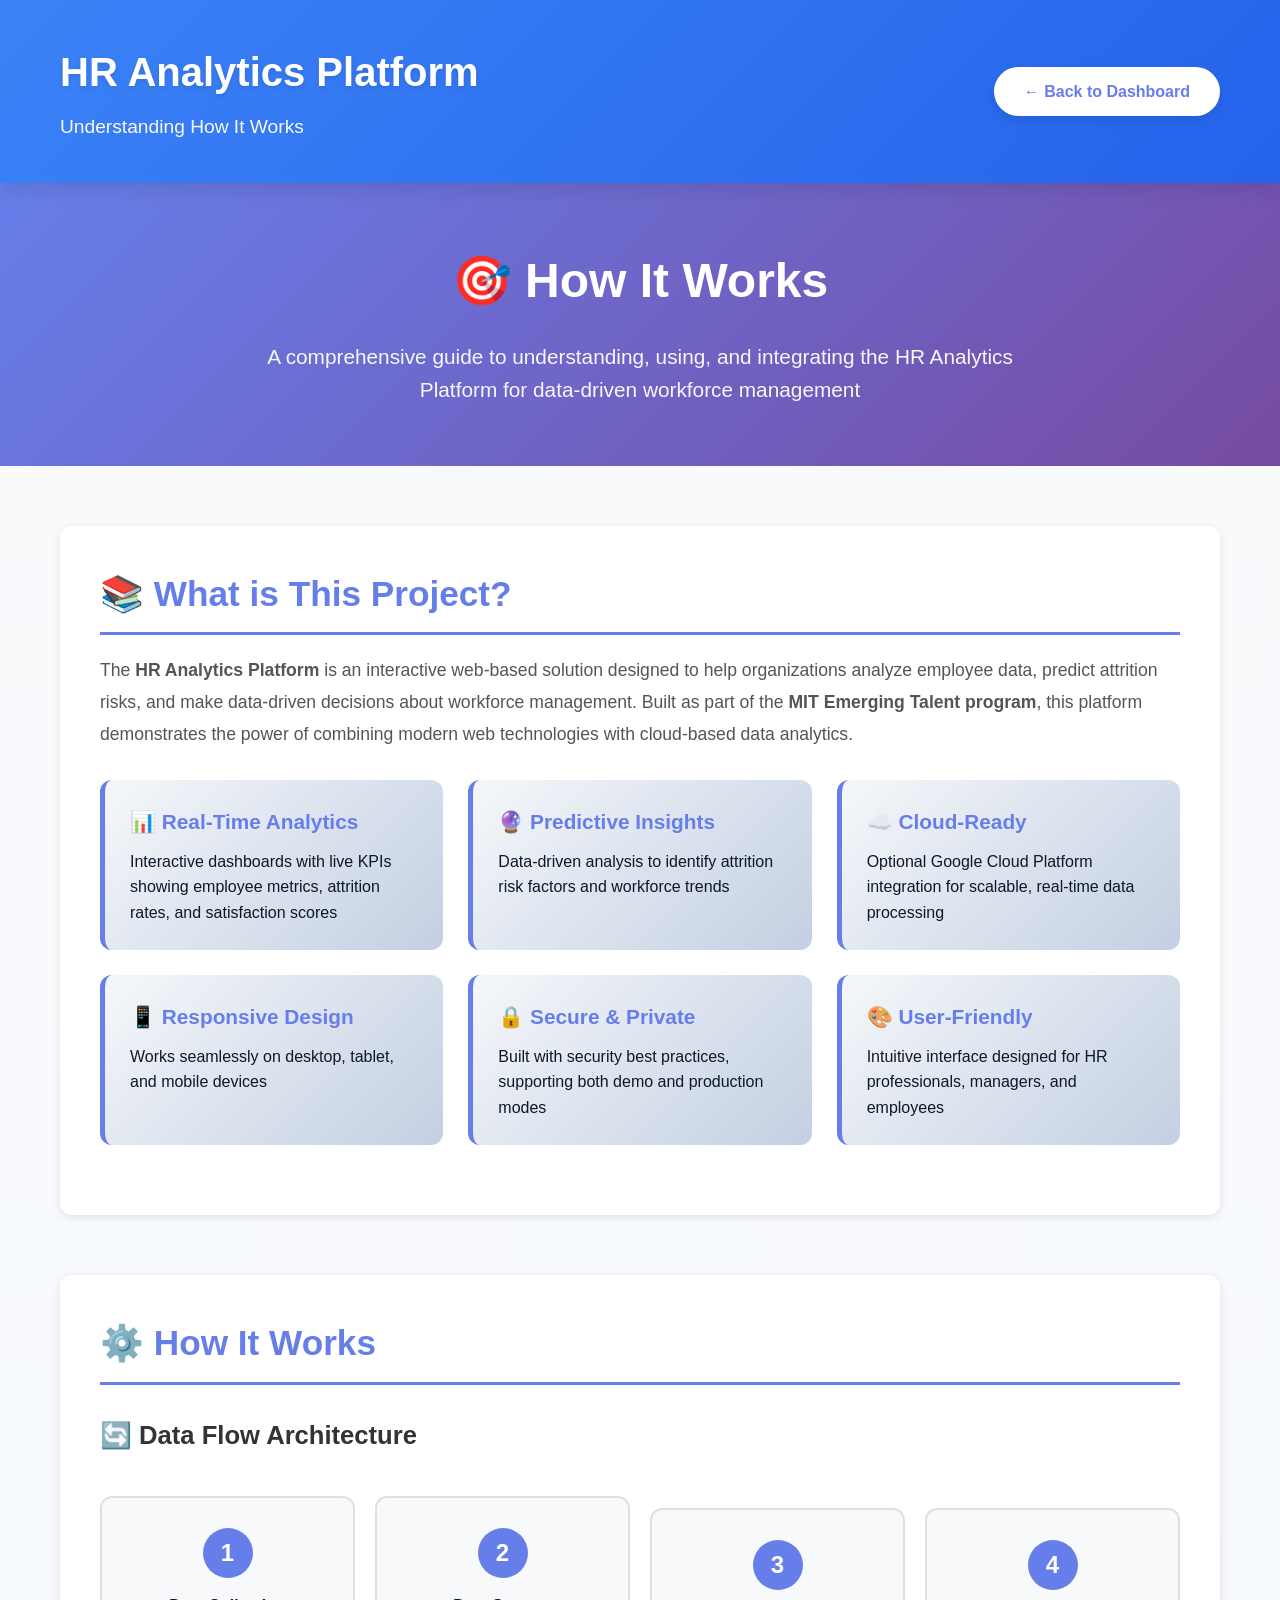
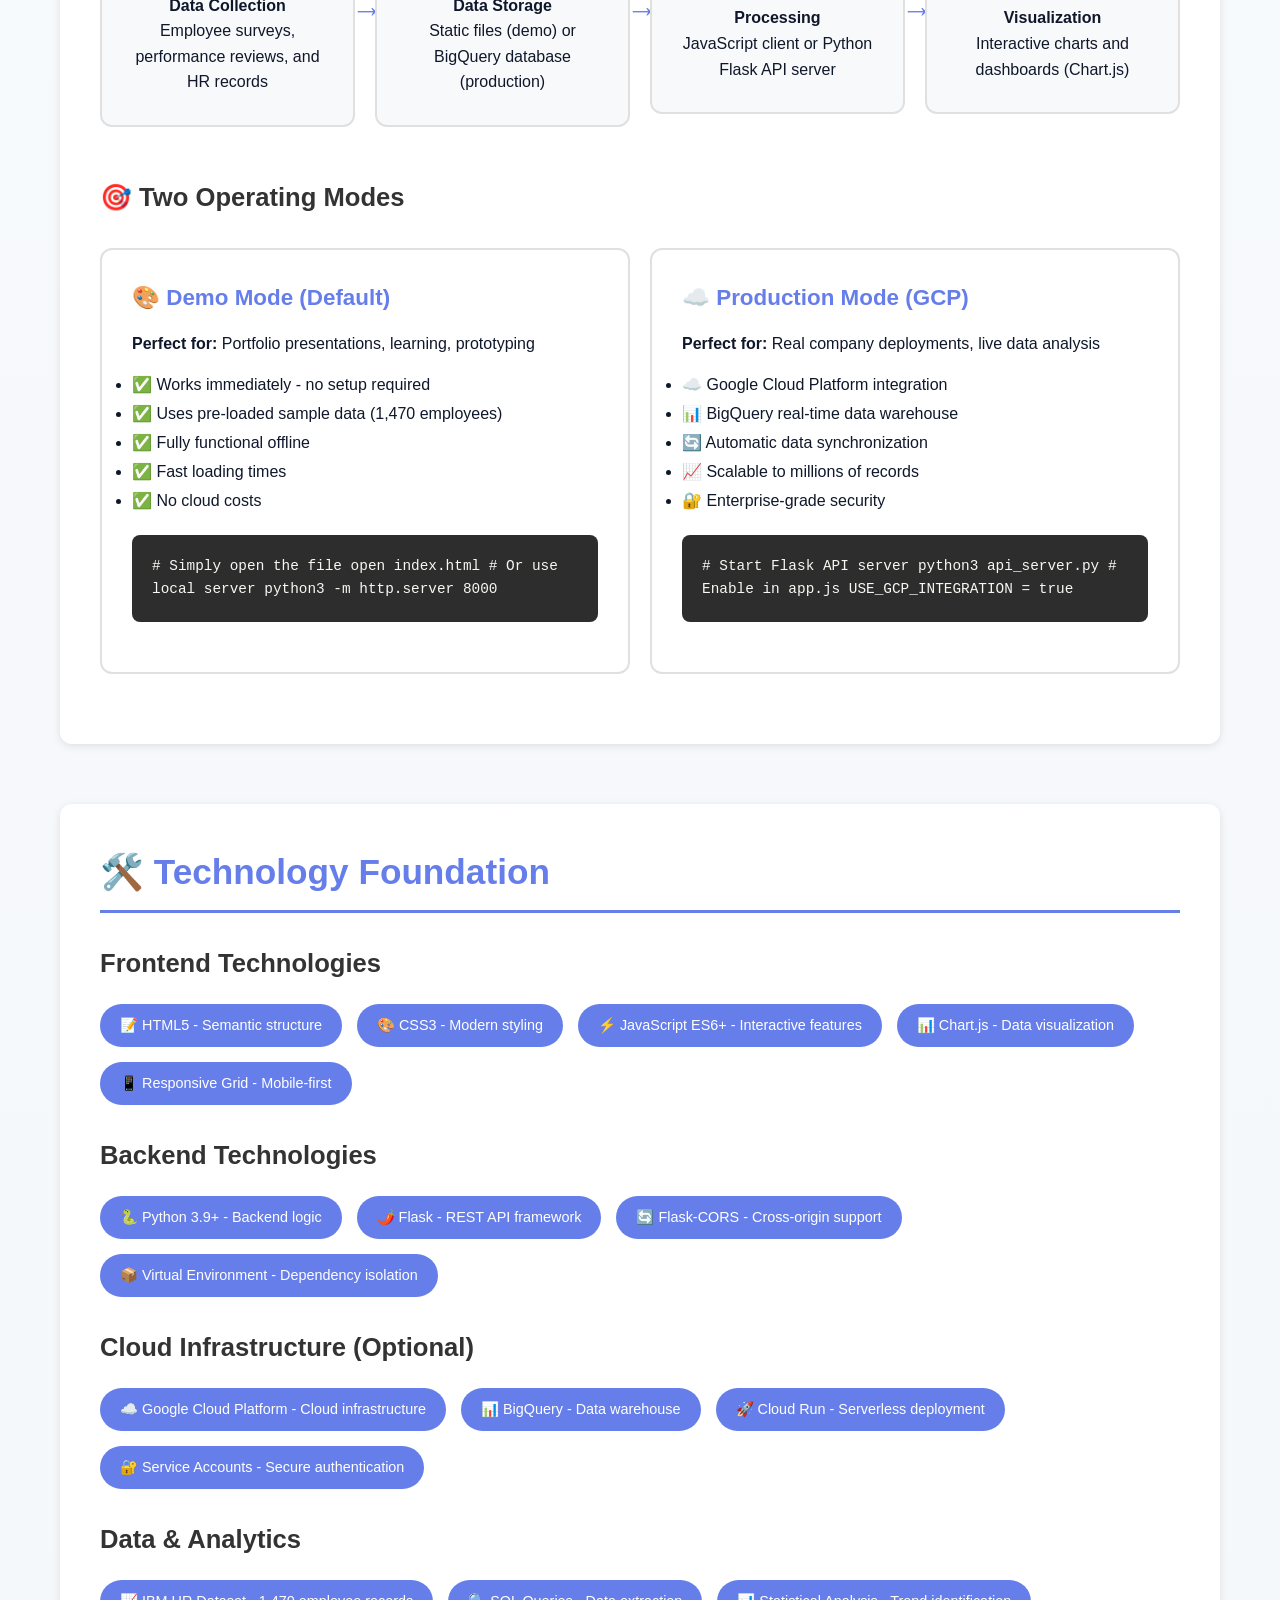
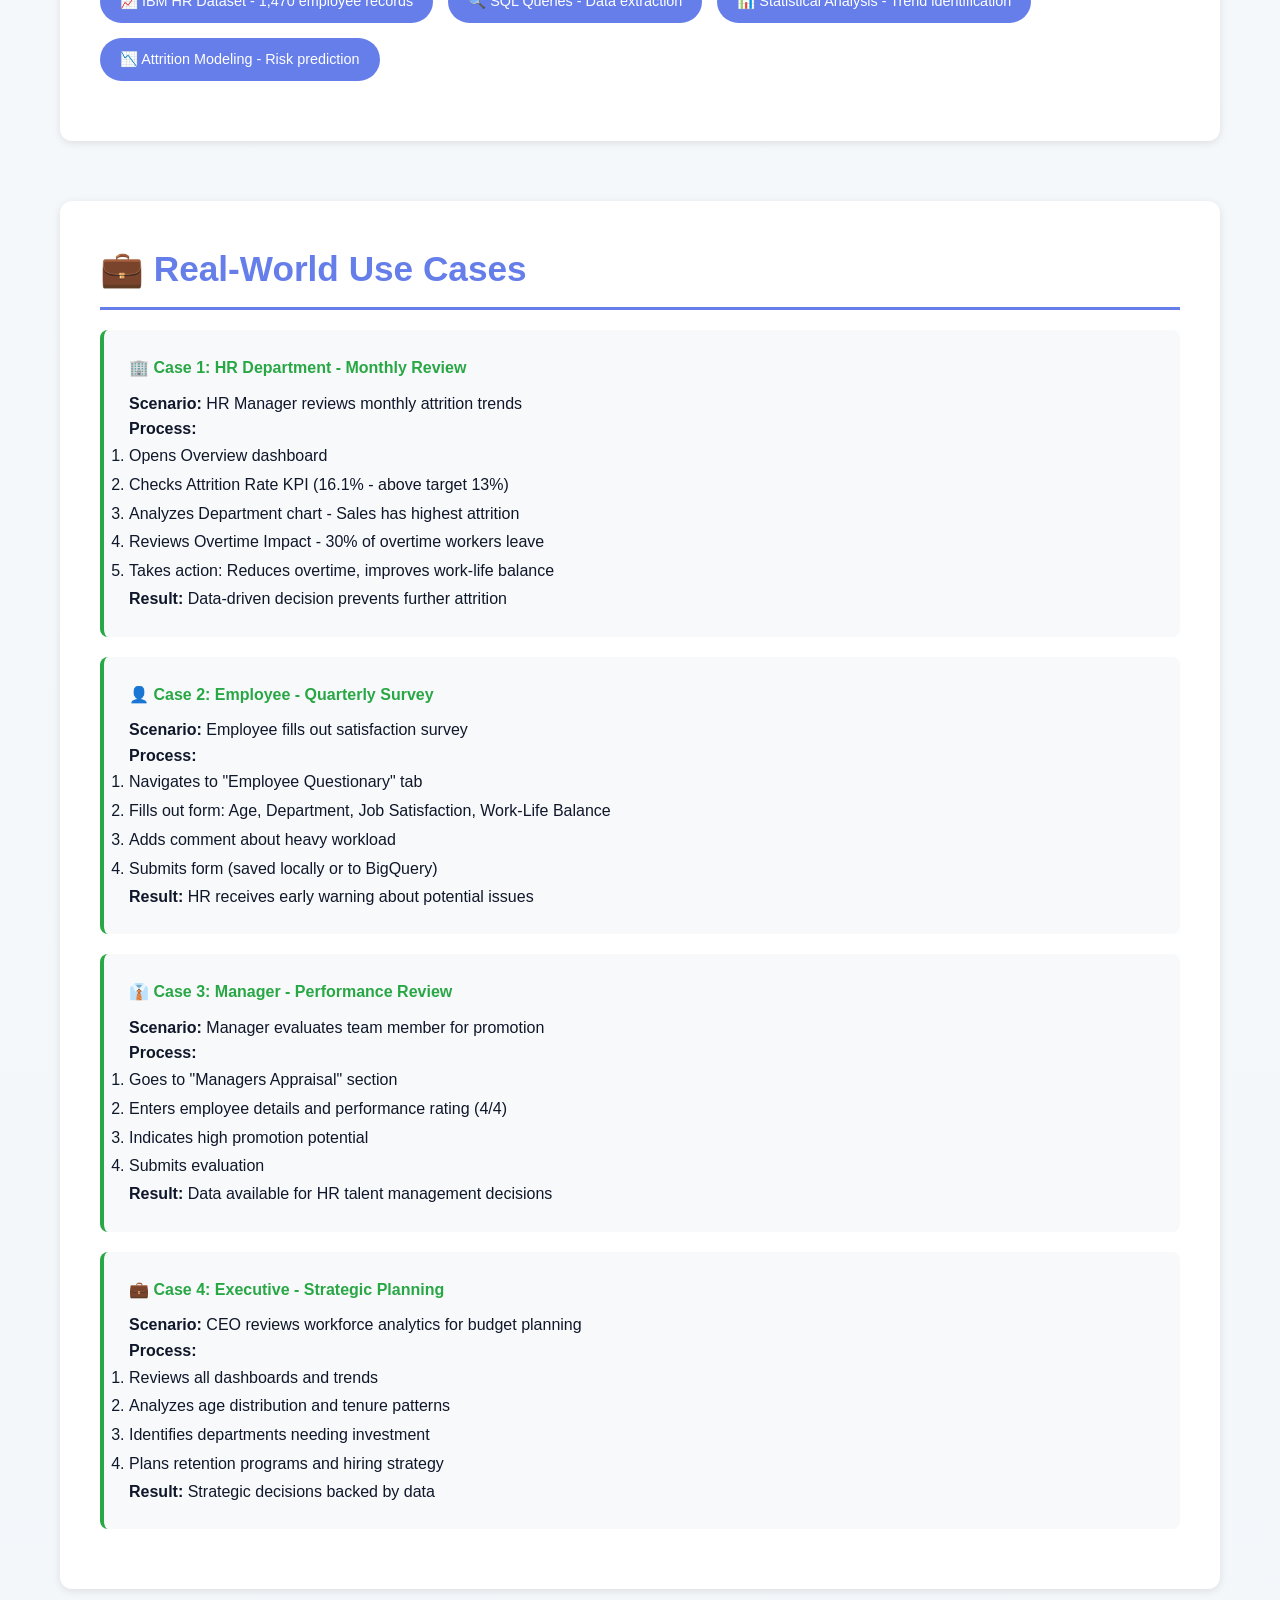
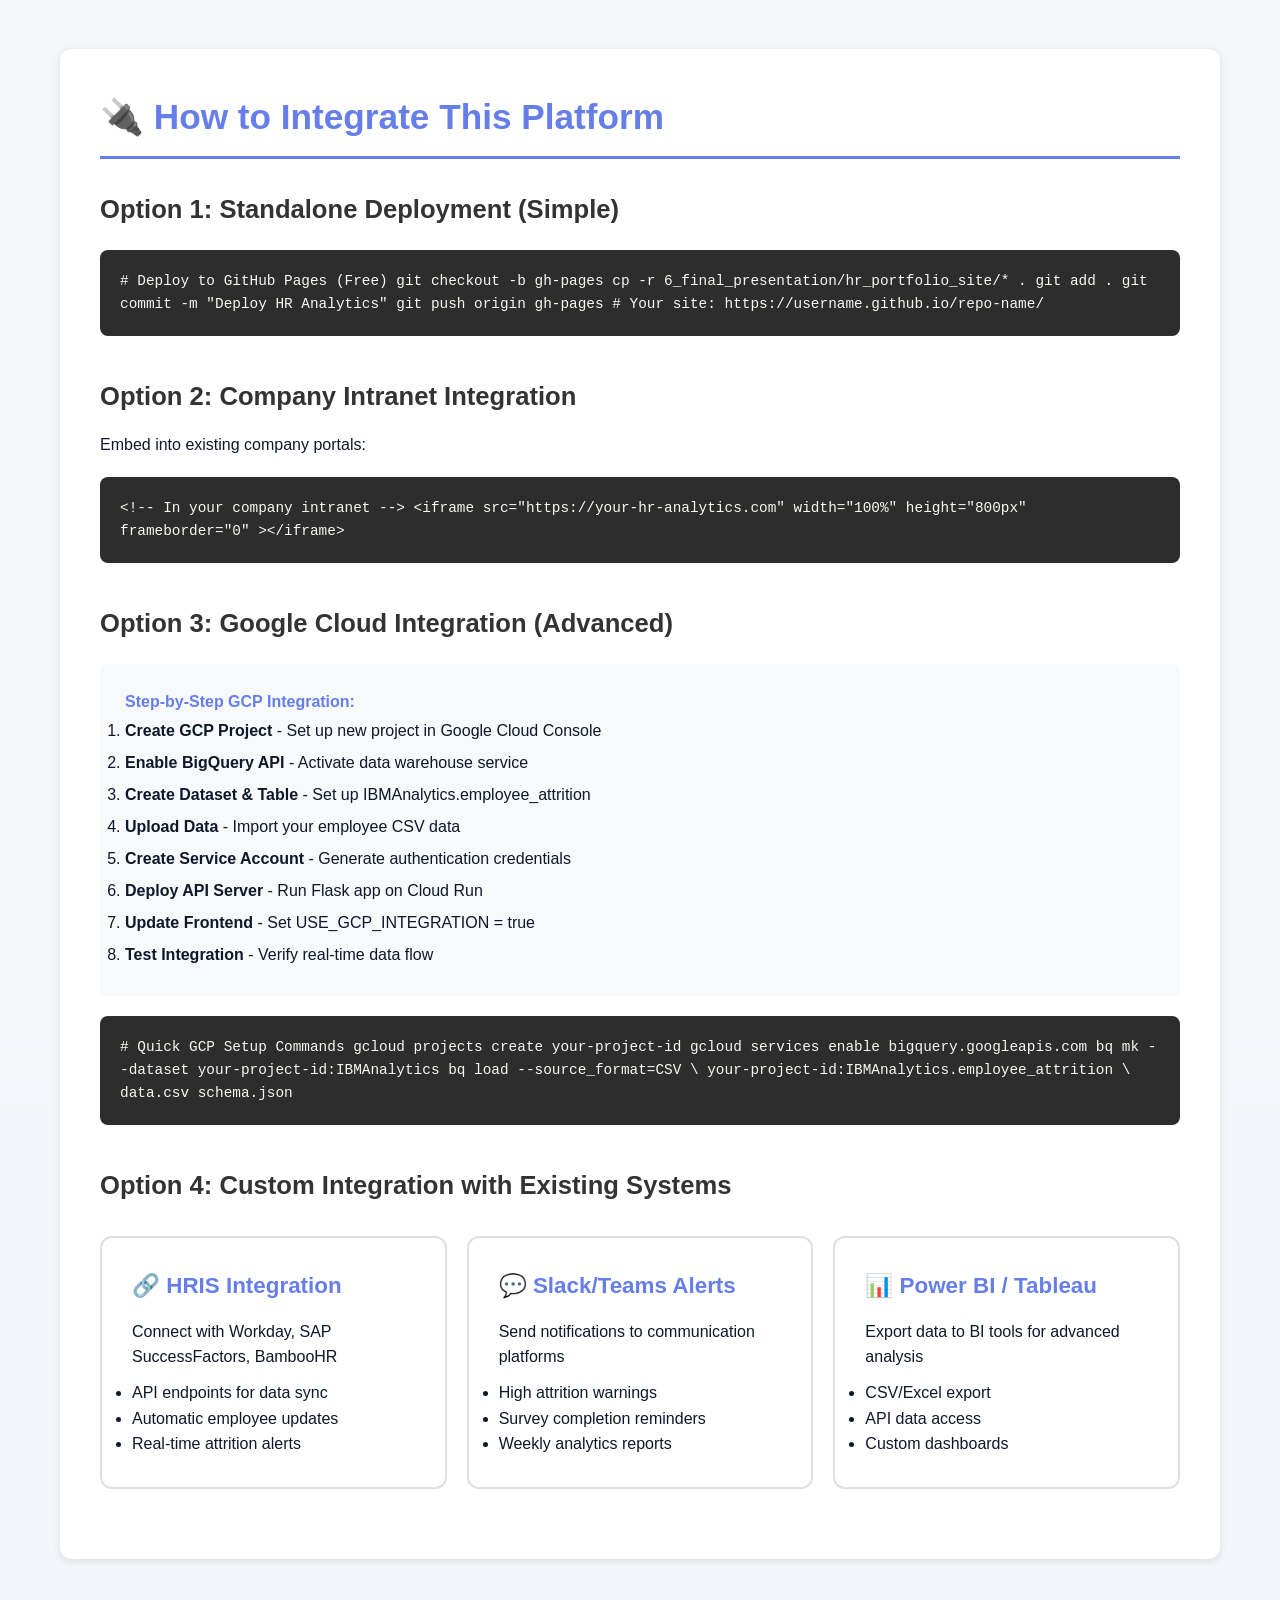
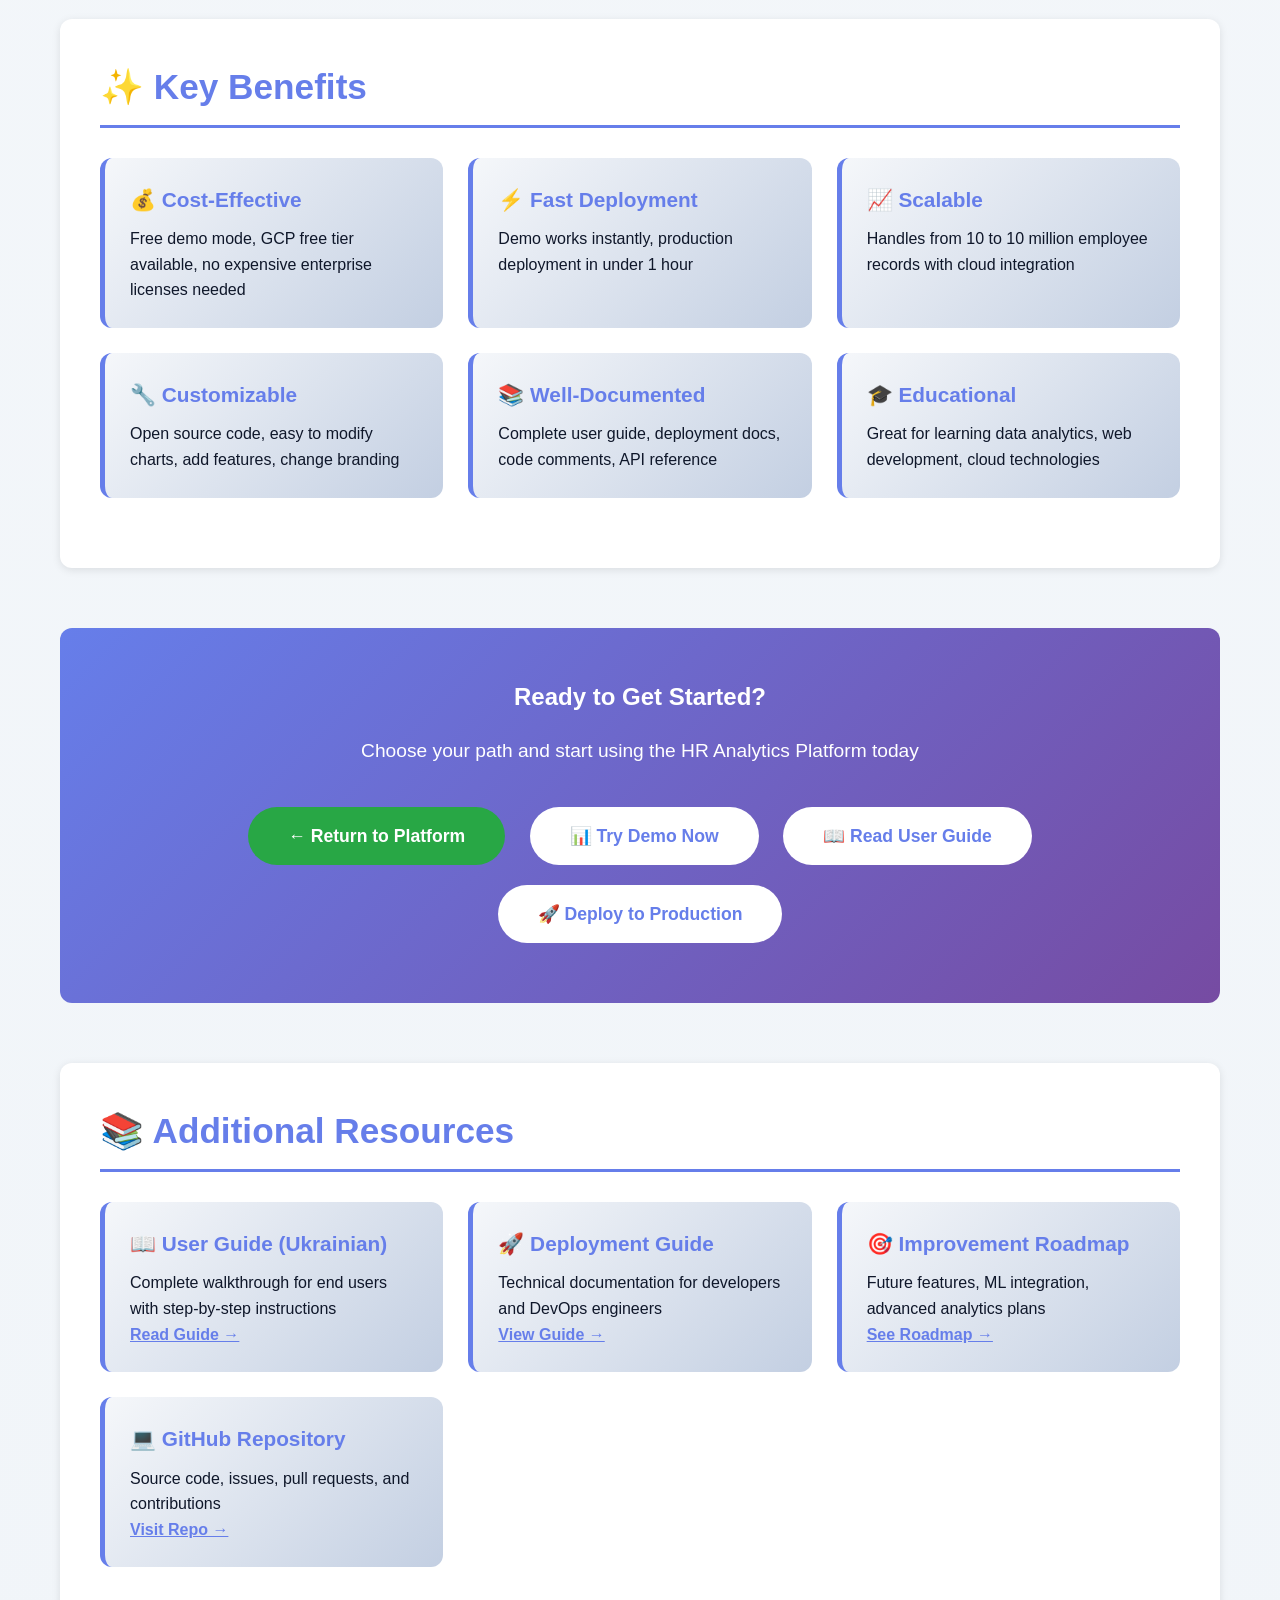
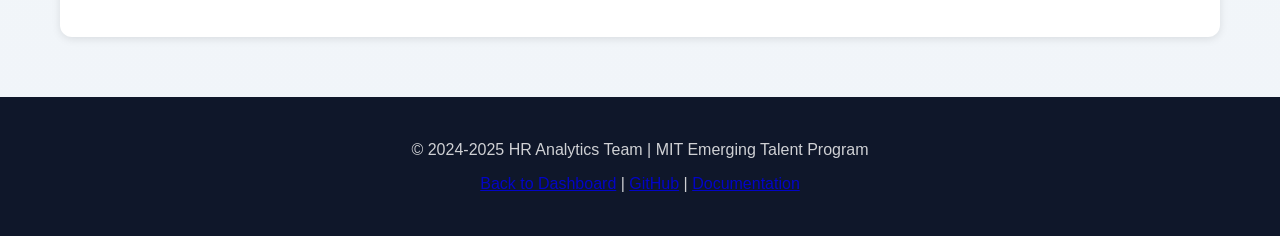
<file: 6_final_presentation/hr_portfolio_site/how-it-works.html>
<!DOCTYPE html>
<html lang="en">
<head>
    <meta charset="UTF-8">
    <meta name="viewport" content="width=device-width, initial-scale=1.0">
    <title>How It Works - HR Analytics Platform</title>
    <link rel="stylesheet" href="css/styles.css">
    <style>
        .hiw-hero {
            background: linear-gradient(135deg, #667eea 0%, #764ba2 100%);
            color: white;
            padding: 60px 20px;
            text-align: center;
            margin-bottom: 40px;
        }
        
        .hiw-hero h1 {
            font-size: 3rem;
            margin-bottom: 20px;
        }
        
        .hiw-hero p {
            font-size: 1.3rem;
            opacity: 0.95;
            max-width: 800px;
            margin: 0 auto;
        }
        
        .section {
            margin: 60px 0;
            padding: 40px;
            background: white;
            border-radius: 12px;
            box-shadow: 0 2px 8px rgba(0,0,0,0.1);
        }
        
        .section h2 {
            color: #667eea;
            font-size: 2.2rem;
            margin-bottom: 20px;
            border-bottom: 3px solid #667eea;
            padding-bottom: 10px;
        }
        
        .section h3 {
            color: #333;
            font-size: 1.6rem;
            margin: 30px 0 15px 0;
        }
        
        .flow-diagram {
            display: flex;
            justify-content: space-around;
            align-items: center;
            margin: 40px 0;
            flex-wrap: wrap;
            gap: 20px;
        }
        
        .flow-step {
            flex: 1;
            min-width: 200px;
            text-align: center;
            padding: 30px;
            background: #f8f9fa;
            border-radius: 12px;
            border: 2px solid #e0e0e0;
            position: relative;
        }
        
        .flow-step::after {
            content: '→';
            position: absolute;
            right: -30px;
            top: 50%;
            transform: translateY(-50%);
            font-size: 2rem;
            color: #667eea;
        }
        
        .flow-step:last-child::after {
            display: none;
        }
        
        .flow-step .step-number {
            display: inline-block;
            width: 50px;
            height: 50px;
            background: #667eea;
            color: white;
            border-radius: 50%;
            line-height: 50px;
            font-size: 1.5rem;
            font-weight: bold;
            margin-bottom: 15px;
        }
        
        .feature-grid {
            display: grid;
            grid-template-columns: repeat(auto-fit, minmax(300px, 1fr));
            gap: 25px;
            margin: 30px 0;
        }
        
        .feature-card {
            padding: 25px;
            background: linear-gradient(135deg, #f5f7fa 0%, #c3cfe2 100%);
            border-radius: 12px;
            border-left: 5px solid #667eea;
        }
        
        .feature-card h4 {
            color: #667eea;
            font-size: 1.3rem;
            margin-bottom: 10px;
        }
        
        .tech-stack {
            display: flex;
            flex-wrap: wrap;
            gap: 15px;
            margin: 20px 0;
        }
        
        .tech-badge {
            padding: 10px 20px;
            background: #667eea;
            color: white;
            border-radius: 25px;
            font-weight: 500;
            display: flex;
            align-items: center;
            gap: 8px;
        }
        
        .integration-options {
            display: grid;
            grid-template-columns: repeat(auto-fit, minmax(280px, 1fr));
            gap: 20px;
            margin: 30px 0;
        }
        
        .integration-card {
            padding: 30px;
            background: white;
            border: 2px solid #e0e0e0;
            border-radius: 12px;
            transition: all 0.3s;
        }
        
        .integration-card:hover {
            border-color: #667eea;
            transform: translateY(-5px);
            box-shadow: 0 8px 16px rgba(102, 126, 234, 0.2);
        }
        
        .integration-card h4 {
            color: #667eea;
            font-size: 1.4rem;
            margin-bottom: 15px;
        }
        
        .use-case {
            background: #f8f9fa;
            padding: 25px;
            border-left: 4px solid #28a745;
            margin: 20px 0;
            border-radius: 8px;
        }
        
        .use-case h4 {
            color: #28a745;
            margin-bottom: 10px;
        }
        
        .code-block {
            background: #2d2d2d;
            color: #f8f8f2;
            padding: 20px;
            border-radius: 8px;
            overflow-x: auto;
            margin: 20px 0;
            font-family: 'Courier New', monospace;
            font-size: 0.9rem;
        }
        
        .cta-section {
            background: linear-gradient(135deg, #667eea 0%, #764ba2 100%);
            color: white;
            padding: 50px;
            border-radius: 12px;
            text-align: center;
            margin: 60px 0;
        }
        
        .cta-button {
            display: inline-block;
            padding: 15px 40px;
            background: white;
            color: #667eea;
            text-decoration: none;
            border-radius: 30px;
            font-weight: bold;
            font-size: 1.1rem;
            margin: 10px;
            transition: all 0.3s;
        }
        
        .cta-button:hover {
            transform: scale(1.05);
            box-shadow: 0 8px 20px rgba(0,0,0,0.3);
        }
        
        @media (max-width: 768px) {
            .flow-step::after {
                content: '↓';
                right: 50%;
                top: auto;
                bottom: -30px;
                transform: translateX(50%);
            }
            
            .hiw-hero h1 {
                font-size: 2rem;
            }
        }
    </style>
</head>
<body>
    <header>
        <div class="container">
            <div style="display: flex; justify-content: space-between; align-items: center; flex-wrap: wrap;">
                <div>
                    <h1>HR Analytics Platform</h1>
                    <p class="subtitle">Understanding How It Works</p>
                </div>
                <a href="index.html" style="background: white; color: #667eea; padding: 12px 30px; border-radius: 25px; text-decoration: none; font-weight: bold; box-shadow: 0 4px 12px rgba(0,0,0,0.1); transition: all 0.3s; display: inline-block;" onmouseover="this.style.transform='scale(1.05)'" onmouseout="this.style.transform='scale(1)'">
                    ← Back to Dashboard
                </a>
            </div>
        </div>
    </header>

    <div class="hiw-hero">
        <h1>🎯 How It Works</h1>
        <p>A comprehensive guide to understanding, using, and integrating the HR Analytics Platform for data-driven workforce management</p>
    </div>

    <div class="container">
        <!-- What is This Project -->
        <section class="section">
            <h2>📚 What is This Project?</h2>
            <p style="font-size: 1.1rem; line-height: 1.8; color: #555;">
                The <strong>HR Analytics Platform</strong> is an interactive web-based solution designed to help organizations analyze employee data, 
                predict attrition risks, and make data-driven decisions about workforce management. Built as part of the 
                <strong>MIT Emerging Talent program</strong>, this platform demonstrates the power of combining modern web technologies 
                with cloud-based data analytics.
            </p>
            
            <div class="feature-grid" style="margin-top: 30px;">
                <div class="feature-card">
                    <h4>📊 Real-Time Analytics</h4>
                    <p>Interactive dashboards with live KPIs showing employee metrics, attrition rates, and satisfaction scores</p>
                </div>
                <div class="feature-card">
                    <h4>🔮 Predictive Insights</h4>
                    <p>Data-driven analysis to identify attrition risk factors and workforce trends</p>
                </div>
                <div class="feature-card">
                    <h4>☁️ Cloud-Ready</h4>
                    <p>Optional Google Cloud Platform integration for scalable, real-time data processing</p>
                </div>
                <div class="feature-card">
                    <h4>📱 Responsive Design</h4>
                    <p>Works seamlessly on desktop, tablet, and mobile devices</p>
                </div>
                <div class="feature-card">
                    <h4>🔒 Secure & Private</h4>
                    <p>Built with security best practices, supporting both demo and production modes</p>
                </div>
                <div class="feature-card">
                    <h4>🎨 User-Friendly</h4>
                    <p>Intuitive interface designed for HR professionals, managers, and employees</p>
                </div>
            </div>
        </section>

        <!-- How It Works -->
        <section class="section">
            <h2>⚙️ How It Works</h2>
            
            <h3>🔄 Data Flow Architecture</h3>
            <div class="flow-diagram">
                <div class="flow-step">
                    <div class="step-number">1</div>
                    <h4>Data Collection</h4>
                    <p>Employee surveys, performance reviews, and HR records</p>
                </div>
                <div class="flow-step">
                    <div class="step-number">2</div>
                    <h4>Data Storage</h4>
                    <p>Static files (demo) or BigQuery database (production)</p>
                </div>
                <div class="flow-step">
                    <div class="step-number">3</div>
                    <h4>Processing</h4>
                    <p>JavaScript client or Python Flask API server</p>
                </div>
                <div class="flow-step">
                    <div class="step-number">4</div>
                    <h4>Visualization</h4>
                    <p>Interactive charts and dashboards (Chart.js)</p>
                </div>
            </div>

            <h3 style="margin-top: 50px;">🎯 Two Operating Modes</h3>
            
            <div class="integration-options">
                <div class="integration-card">
                    <h4>🎨 Demo Mode (Default)</h4>
                    <p><strong>Perfect for:</strong> Portfolio presentations, learning, prototyping</p>
                    <ul style="margin-top: 15px; line-height: 1.8;">
                        <li>✅ Works immediately - no setup required</li>
                        <li>✅ Uses pre-loaded sample data (1,470 employees)</li>
                        <li>✅ Fully functional offline</li>
                        <li>✅ Fast loading times</li>
                        <li>✅ No cloud costs</li>
                    </ul>
                    <div class="code-block" style="margin-top: 20px;">
# Simply open the file
open index.html

# Or use local server
python3 -m http.server 8000
                    </div>
                </div>

                <div class="integration-card">
                    <h4>☁️ Production Mode (GCP)</h4>
                    <p><strong>Perfect for:</strong> Real company deployments, live data analysis</p>
                    <ul style="margin-top: 15px; line-height: 1.8;">
                        <li>☁️ Google Cloud Platform integration</li>
                        <li>📊 BigQuery real-time data warehouse</li>
                        <li>🔄 Automatic data synchronization</li>
                        <li>📈 Scalable to millions of records</li>
                        <li>🔐 Enterprise-grade security</li>
                    </ul>
                    <div class="code-block" style="margin-top: 20px;">
# Start Flask API server
python3 api_server.py

# Enable in app.js
USE_GCP_INTEGRATION = true
                    </div>
                </div>
            </div>
        </section>

        <!-- What It's Built On -->
        <section class="section">
            <h2>🛠️ Technology Foundation</h2>
            
            <h3>Frontend Technologies</h3>
            <div class="tech-stack">
                <span class="tech-badge">📝 HTML5 - Semantic structure</span>
                <span class="tech-badge">🎨 CSS3 - Modern styling</span>
                <span class="tech-badge">⚡ JavaScript ES6+ - Interactive features</span>
                <span class="tech-badge">📊 Chart.js - Data visualization</span>
                <span class="tech-badge">📱 Responsive Grid - Mobile-first</span>
            </div>

            <h3 style="margin-top: 30px;">Backend Technologies</h3>
            <div class="tech-stack">
                <span class="tech-badge">🐍 Python 3.9+ - Backend logic</span>
                <span class="tech-badge">🌶️ Flask - REST API framework</span>
                <span class="tech-badge">🔄 Flask-CORS - Cross-origin support</span>
                <span class="tech-badge">📦 Virtual Environment - Dependency isolation</span>
            </div>

            <h3 style="margin-top: 30px;">Cloud Infrastructure (Optional)</h3>
            <div class="tech-stack">
                <span class="tech-badge">☁️ Google Cloud Platform - Cloud infrastructure</span>
                <span class="tech-badge">📊 BigQuery - Data warehouse</span>
                <span class="tech-badge">🚀 Cloud Run - Serverless deployment</span>
                <span class="tech-badge">🔐 Service Accounts - Secure authentication</span>
            </div>

            <h3 style="margin-top: 30px;">Data & Analytics</h3>
            <div class="tech-stack">
                <span class="tech-badge">📈 IBM HR Dataset - 1,470 employee records</span>
                <span class="tech-badge">🔍 SQL Queries - Data extraction</span>
                <span class="tech-badge">📊 Statistical Analysis - Trend identification</span>
                <span class="tech-badge">📉 Attrition Modeling - Risk prediction</span>
            </div>
        </section>

        <!-- Use Cases -->
        <section class="section">
            <h2>💼 Real-World Use Cases</h2>
            
            <div class="use-case">
                <h4>🏢 Case 1: HR Department - Monthly Review</h4>
                <p><strong>Scenario:</strong> HR Manager reviews monthly attrition trends</p>
                <p><strong>Process:</strong></p>
                <ol style="line-height: 1.8;">
                    <li>Opens Overview dashboard</li>
                    <li>Checks Attrition Rate KPI (16.1% - above target 13%)</li>
                    <li>Analyzes Department chart - Sales has highest attrition</li>
                    <li>Reviews Overtime Impact - 30% of overtime workers leave</li>
                    <li>Takes action: Reduces overtime, improves work-life balance</li>
                </ol>
                <p><strong>Result:</strong> Data-driven decision prevents further attrition</p>
            </div>

            <div class="use-case">
                <h4>👤 Case 2: Employee - Quarterly Survey</h4>
                <p><strong>Scenario:</strong> Employee fills out satisfaction survey</p>
                <p><strong>Process:</strong></p>
                <ol style="line-height: 1.8;">
                    <li>Navigates to "Employee Questionary" tab</li>
                    <li>Fills out form: Age, Department, Job Satisfaction, Work-Life Balance</li>
                    <li>Adds comment about heavy workload</li>
                    <li>Submits form (saved locally or to BigQuery)</li>
                </ol>
                <p><strong>Result:</strong> HR receives early warning about potential issues</p>
            </div>

            <div class="use-case">
                <h4>👔 Case 3: Manager - Performance Review</h4>
                <p><strong>Scenario:</strong> Manager evaluates team member for promotion</p>
                <p><strong>Process:</strong></p>
                <ol style="line-height: 1.8;">
                    <li>Goes to "Managers Appraisal" section</li>
                    <li>Enters employee details and performance rating (4/4)</li>
                    <li>Indicates high promotion potential</li>
                    <li>Submits evaluation</li>
                </ol>
                <p><strong>Result:</strong> Data available for HR talent management decisions</p>
            </div>

            <div class="use-case">
                <h4>💼 Case 4: Executive - Strategic Planning</h4>
                <p><strong>Scenario:</strong> CEO reviews workforce analytics for budget planning</p>
                <p><strong>Process:</strong></p>
                <ol style="line-height: 1.8;">
                    <li>Reviews all dashboards and trends</li>
                    <li>Analyzes age distribution and tenure patterns</li>
                    <li>Identifies departments needing investment</li>
                    <li>Plans retention programs and hiring strategy</li>
                </ol>
                <p><strong>Result:</strong> Strategic decisions backed by data</p>
            </div>
        </section>

        <!-- Integration Guide -->
        <section class="section">
            <h2>🔌 How to Integrate This Platform</h2>
            
            <h3>Option 1: Standalone Deployment (Simple)</h3>
            <div class="code-block">
# Deploy to GitHub Pages (Free)
git checkout -b gh-pages
cp -r 6_final_presentation/hr_portfolio_site/* .
git add .
git commit -m "Deploy HR Analytics"
git push origin gh-pages

# Your site: https://username.github.io/repo-name/
            </div>
            
            <h3 style="margin-top: 40px;">Option 2: Company Intranet Integration</h3>
            <p>Embed into existing company portals:</p>
            <div class="code-block">
&lt;!-- In your company intranet --&gt;
&lt;iframe 
    src="https://your-hr-analytics.com" 
    width="100%" 
    height="800px" 
    frameborder="0"
&gt;&lt;/iframe&gt;
            </div>

            <h3 style="margin-top: 40px;">Option 3: Google Cloud Integration (Advanced)</h3>
            <div style="background: #f8f9fa; padding: 25px; border-radius: 8px; margin-top: 20px;">
                <h4 style="color: #667eea;">Step-by-Step GCP Integration:</h4>
                <ol style="line-height: 2;">
                    <li><strong>Create GCP Project</strong> - Set up new project in Google Cloud Console</li>
                    <li><strong>Enable BigQuery API</strong> - Activate data warehouse service</li>
                    <li><strong>Create Dataset & Table</strong> - Set up IBMAnalytics.employee_attrition</li>
                    <li><strong>Upload Data</strong> - Import your employee CSV data</li>
                    <li><strong>Create Service Account</strong> - Generate authentication credentials</li>
                    <li><strong>Deploy API Server</strong> - Run Flask app on Cloud Run</li>
                    <li><strong>Update Frontend</strong> - Set USE_GCP_INTEGRATION = true</li>
                    <li><strong>Test Integration</strong> - Verify real-time data flow</li>
                </ol>
            </div>

            <div class="code-block" style="margin-top: 20px;">
# Quick GCP Setup Commands
gcloud projects create your-project-id
gcloud services enable bigquery.googleapis.com
bq mk --dataset your-project-id:IBMAnalytics
bq load --source_format=CSV \
    your-project-id:IBMAnalytics.employee_attrition \
    data.csv schema.json
            </div>

            <h3 style="margin-top: 40px;">Option 4: Custom Integration with Existing Systems</h3>
            <div class="integration-options">
                <div class="integration-card">
                    <h4>🔗 HRIS Integration</h4>
                    <p>Connect with Workday, SAP SuccessFactors, BambooHR</p>
                    <ul style="margin-top: 10px;">
                        <li>API endpoints for data sync</li>
                        <li>Automatic employee updates</li>
                        <li>Real-time attrition alerts</li>
                    </ul>
                </div>
                <div class="integration-card">
                    <h4>💬 Slack/Teams Alerts</h4>
                    <p>Send notifications to communication platforms</p>
                    <ul style="margin-top: 10px;">
                        <li>High attrition warnings</li>
                        <li>Survey completion reminders</li>
                        <li>Weekly analytics reports</li>
                    </ul>
                </div>
                <div class="integration-card">
                    <h4>📊 Power BI / Tableau</h4>
                    <p>Export data to BI tools for advanced analysis</p>
                    <ul style="margin-top: 10px;">
                        <li>CSV/Excel export</li>
                        <li>API data access</li>
                        <li>Custom dashboards</li>
                    </ul>
                </div>
            </div>
        </section>

        <!-- Benefits -->
        <section class="section">
            <h2>✨ Key Benefits</h2>
            <div class="feature-grid">
                <div class="feature-card">
                    <h4>💰 Cost-Effective</h4>
                    <p>Free demo mode, GCP free tier available, no expensive enterprise licenses needed</p>
                </div>
                <div class="feature-card">
                    <h4>⚡ Fast Deployment</h4>
                    <p>Demo works instantly, production deployment in under 1 hour</p>
                </div>
                <div class="feature-card">
                    <h4>📈 Scalable</h4>
                    <p>Handles from 10 to 10 million employee records with cloud integration</p>
                </div>
                <div class="feature-card">
                    <h4>🔧 Customizable</h4>
                    <p>Open source code, easy to modify charts, add features, change branding</p>
                </div>
                <div class="feature-card">
                    <h4>📚 Well-Documented</h4>
                    <p>Complete user guide, deployment docs, code comments, API reference</p>
                </div>
                <div class="feature-card">
                    <h4>🎓 Educational</h4>
                    <p>Great for learning data analytics, web development, cloud technologies</p>
                </div>
            </div>
        </section>

        <!-- CTA Section -->
        <div class="cta-section">
            <h2 style="margin-bottom: 20px;">Ready to Get Started?</h2>
            <p style="font-size: 1.2rem; margin-bottom: 30px;">
                Choose your path and start using the HR Analytics Platform today
            </p>
            <a href="index.html" class="cta-button" style="background: #28a745; color: white;">← Return to Platform</a>
            <a href="index.html" class="cta-button">📊 Try Demo Now</a>
            <a href="../../../USER_GUIDE.md" class="cta-button">📖 Read User Guide</a>
            <a href="../../../DEPLOYMENT_GUIDE.md" class="cta-button">🚀 Deploy to Production</a>
        </div>

        <!-- Quick Links -->
        <section class="section">
            <h2>📚 Additional Resources</h2>
            <div class="feature-grid">
                <div class="feature-card">
                    <h4>📖 User Guide (Ukrainian)</h4>
                    <p>Complete walkthrough for end users with step-by-step instructions</p>
                    <a href="../../../USER_GUIDE.md" style="color: #667eea; font-weight: bold;">Read Guide →</a>
                </div>
                <div class="feature-card">
                    <h4>🚀 Deployment Guide</h4>
                    <p>Technical documentation for developers and DevOps engineers</p>
                    <a href="../../../DEPLOYMENT_GUIDE.md" style="color: #667eea; font-weight: bold;">View Guide →</a>
                </div>
                <div class="feature-card">
                    <h4>🎯 Improvement Roadmap</h4>
                    <p>Future features, ML integration, advanced analytics plans</p>
                    <a href="../../../IMPROVEMENT_ROADMAP.md" style="color: #667eea; font-weight: bold;">See Roadmap →</a>
                </div>
                <div class="feature-card">
                    <h4>💻 GitHub Repository</h4>
                    <p>Source code, issues, pull requests, and contributions</p>
                    <a href="https://github.com/Yevheniia-Rudenko/ELO-2---HR-Analytics" style="color: #667eea; font-weight: bold;">Visit Repo →</a>
                </div>
            </div>
        </section>
    </div>

    <footer>
        <div class="container">
            <p>&copy; 2024-2025 HR Analytics Team | MIT Emerging Talent Program</p>
            <p>
                <a href="index.html">Back to Dashboard</a> | 
                <a href="https://github.com/Yevheniia-Rudenko/ELO-2---HR-Analytics">GitHub</a> | 
                <a href="../../../README.md">Documentation</a>
            </p>
        </div>
    </footer>
</body>
</html>
</file>
<file: 6_final_presentation/hr_portfolio_site/css/styles.css>
/* ==========================================
   HR Analytics System - Styles
   ========================================== */

/* Reset & Base Styles */
* {
  margin: 0;
  padding: 0;
  box-sizing: border-box;
}

:root {
  /* Primary Blue Theme */
  --primary-color: #3b82f6;
  --primary-dark: #2563eb;
  --primary-darker: #1e40af;
  --primary-light: #60a5fa;
  --primary-lighter: #93c5fd;
  
  /* Accent Colors */
  --accent-color: #14b8a6;
  --accent-dark: #0d9488;
  --accent-light: #2dd4bf;
  
  /* Status Colors */
  --success-color: #14b8a6;
  --warning-color: #fbbf24;
  --danger-color: #f87171;
  
  /* Neutral Colors */
  --text-dark: #0f172a;
  --text-medium: #334155;
  --text-light: #64748b;
  --text-lighter: #94a3b8;
  
  /* Background Colors */
  --bg-white: #ffffff;
  --bg-light: #f8fafc;
  --bg-lighter: #f1f5f9;
  --border-color: #e2e8f0;
  
  /* Shadows */
  --shadow-sm: 0 1px 2px rgba(0, 0, 0, 0.05);
  --shadow: 0 1px 3px rgba(0, 0, 0, 0.08);
  --shadow-md: 0 4px 6px rgba(0, 0, 0, 0.07);
  --shadow-lg: 0 10px 15px rgba(0, 0, 0, 0.08);
  --shadow-xl: 0 20px 25px rgba(0, 0, 0, 0.1);
  
  /* Transitions */
  --transition: all 0.3s cubic-bezier(0.4, 0, 0.2, 1);
  
  /* Gradients */
  --gradient-primary: linear-gradient(135deg, #3b82f6 0%, #2563eb 100%);
  --gradient-accent: linear-gradient(135deg, #14b8a6 0%, #0d9488 100%);
  --gradient-light: linear-gradient(135deg, #eff6ff 0%, #dbeafe 100%);
  --gradient-success: linear-gradient(135deg, #10b981 0%, #059669 100%);
  --gradient-danger: linear-gradient(135deg, #ef4444 0%, #dc2626 100%);
}

body {
  font-family: -apple-system, BlinkMacSystemFont, "Segoe UI", Roboto,
    "Helvetica Neue", Arial, sans-serif;
  line-height: 1.6;
  color: var(--text-dark);
  background: linear-gradient(to bottom, #f8fafc 0%, #f1f5f9 100%);
  min-height: 100vh;
}

.container {
  max-width: 1200px;
  margin: 0 auto;
  padding: 0 20px;
}

/* Header */
header {
  background: var(--gradient-primary);
  color: white;
  padding: 2.5rem 0;
  box-shadow: var(--shadow-lg);
  position: relative;
  overflow: hidden;
}

header::before {
  content: '';
  position: absolute;
  top: 0;
  left: -100%;
  width: 100%;
  height: 100%;
  background: linear-gradient(90deg, transparent, rgba(255,255,255,0.15), transparent);
  animation: shimmer 3s infinite;
}

@keyframes shimmer {
  0% {
    left: -100%;
  }
  100% {
    left: 100%;
  }
}

header h1 {
  font-size: 2.5rem;
  margin-bottom: 0.5rem;
  font-weight: 700;
  text-shadow: 0 2px 4px rgba(0,0,0,0.1);
}

header .subtitle {
  font-size: 1.2rem;
  opacity: 0.96;
  font-weight: 400;
}

/* Navigation */
.main-nav {
  background-color: var(--bg-white);
  box-shadow: var(--shadow-lg);
  position: sticky;
  top: 0;
  z-index: 100;
  border-bottom: 2px solid var(--border-color);
}

.nav-container {
  display: flex;
  justify-content: space-between;
  align-items: center;
  gap: 20px;
  padding: 0 20px !important;
}

.nav-tabs {
  display: flex;
  list-style: none;
  gap: 0;
  flex: 0 0 auto;
  margin: 0;
}

.nav-tabs li {
  position: relative;
}

.tab-link {
  display: block;
  padding: 1rem 1.2rem;
  text-decoration: none;
  color: var(--text-dark);
  font-weight: 500;
  text-align: center;
  border-bottom: 3px solid transparent;
  transition: all var(--transition);
  position: relative;
  white-space: nowrap;
}

.tab-link::after {
  content: '';
  position: absolute;
  bottom: 0;
  left: 50%;
  width: 0;
  height: 3px;
  background: var(--gradient-primary);
  transform: translateX(-50%);
  transition: width var(--transition);
}

.tab-link:hover::after {
  width: 100%;
}

.tab-link:hover {
  background-color: var(--bg-light);
  color: var(--primary-color);
}

.tab-link.active {
  color: var(--primary-color);
  background-color: var(--bg-light);
  font-weight: 600;
}

.tab-link.active::after {
  width: 100%;
}

.nav-actions {
  display: flex;
  align-items: center;
  gap: 12px;
  flex: 0 0 auto;
}

.nav-btn {
  padding: 8px 16px;
  border-radius: 6px;
  text-decoration: none;
  color: white;
  font-weight: 600;
  font-size: 14px;
  transition: all 0.3s ease;
  white-space: nowrap;
  border: none;
  cursor: pointer;
}

.btn-docs {
  background: linear-gradient(135deg, #667eea 0%, #764ba2 100%);
}

.btn-docs:hover {
  transform: translateY(-2px);
  box-shadow: 0 4px 12px rgba(102, 126, 234, 0.4);
}

.btn-test {
  background: linear-gradient(135deg, #10b981 0%, #059669 100%);
}

.btn-test:hover {
  transform: translateY(-2px);
  box-shadow: 0 4px 12px rgba(16, 185, 129, 0.4);
}

/* Main Content */
main {
  padding: 2rem 0;
  min-height: calc(100vh - 300px);
}

.tab-content {
  display: none;
  animation: fadeIn 0.3s ease both;
}

.tab-content.active {
  display: block;
}

@keyframes fadeIn {
  from {
    opacity: 0;
    transform: translateY(10px);
  }
  to {
    opacity: 1;
    transform: translateY(0);
  }
}

@keyframes slideInUp {
  from {
    opacity: 0;
    transform: translateY(30px);
  }
  to {
    opacity: 1;
    transform: translateY(0);
  }
}

@keyframes pulse {
  0%, 100% {
    transform: scale(1);
  }
  50% {
    transform: scale(1.05);
  }
}

.tab-content h2 {
  font-size: 2rem;
  margin-bottom: 1.5rem;
  color: var(--text-dark);
}

/* KPI Cards */
.kpi-container {
  display: grid;
  grid-template-columns: repeat(auto-fit, minmax(250px, 1fr));
  gap: 1.5rem;
  margin-bottom: 2rem;
}

.kpi-card {
  background: var(--bg-white);
  padding: 1.75rem;
  border-radius: 16px;
  box-shadow: var(--shadow);
  transition: all var(--transition);
  border: 1px solid var(--border-color);
  text-align: center;
  animation: slideInUp 0.6s ease-out both;
}

.kpi-card:nth-child(1) {
  animation-delay: 0.1s;
}

.kpi-card:nth-child(2) {
  animation-delay: 0.2s;
}

.kpi-card:nth-child(3) {
  animation-delay: 0.3s;
}

.kpi-card:nth-child(4) {
  animation-delay: 0.4s;
}

.kpi-card:hover {
  transform: translateY(-6px);
  box-shadow: var(--shadow-lg);
  border-color: var(--primary-light);
}

.kpi-card.highlight {
  border-left: 4px solid var(--accent-color);
  background: linear-gradient(135deg, #ffffff 0%, #f0fdfa 100%);
}

.kpi-card h3 {
  font-size: 0.875rem;
  color: var(--text-light);
  text-transform: uppercase;
  margin-bottom: 0.5rem;
  font-weight: 600;
  letter-spacing: 0.5px;
}

.kpi-value {
  font-size: 2.5rem;
  font-weight: 700;
  color: var(--primary-color);
  margin: 0.5rem 0;
  white-space: nowrap;
  overflow: visible;
}

.kpi-card.highlight .kpi-value {
  color: var(--accent-color);
}

.kpi-label {
  font-size: 0.85rem;
  color: var(--text-light);
}

/* Page Header */
.page-header {
  margin-bottom: 2rem;
  padding: 2.5rem 2rem;
  background: var(--gradient-primary);
  border-radius: 16px;
  color: white;
  box-shadow: var(--shadow-lg);
}

.page-header h2 {
  font-size: 2.5rem;
  margin-bottom: 0.75rem;
  color: white;
  font-weight: 700;
}

.page-description {
  font-size: 1.05rem;
  line-height: 1.7;
  opacity: 0.96;
  margin: 0;
  font-weight: 400;
}

/* Enhanced KPI Cards */
.kpi-icon {
  font-size: 2.5rem;
  margin-bottom: 0.5rem;
  display: inline-block;
}

.kpi-trend {
  margin-top: 0.5rem;
  padding: 0.25rem 0.75rem;
  border-radius: 20px;
  font-size: 0.8rem;
  font-weight: 600;
  display: inline-block;
}

.kpi-trend.positive {
  background: rgba(16, 185, 129, 0.1);
  color: var(--success-color);
}

.kpi-trend.negative {
  background: rgba(239, 68, 68, 0.1);
  color: var(--danger-color);
}

.kpi-trend.neutral {
  background: rgba(107, 114, 128, 0.1);
  color: var(--text-light);
}

/* Chart Containers */
.chart-header {
  margin-bottom: 1rem;
}

.chart-header h3 {
  font-size: 1.3rem;
  color: var(--text-dark);
  margin-bottom: 0.5rem;
}

.chart-description {
  font-size: 0.9rem;
  color: var(--text-light);
  line-height: 1.5;
  margin: 0;
}

.chart-insight {
  margin-top: 1rem;
  padding: 1rem;
  background: linear-gradient(135deg, #fef3c7 0%, #fde68a 100%);
  border-left: 4px solid var(--warning-color);
  border-radius: 6px;
  font-size: 0.9rem;
  line-height: 1.5;
}

.chart-insight strong {
  color: var(--warning-color);
}

/* Info Box */
.info-box {
  margin: 2rem 0;
  padding: 1.75rem;
  background: var(--gradient-light);
  border-left: 4px solid var(--primary-color);
  border-radius: 12px;
  box-shadow: var(--shadow);
}

.info-box h3 {
  font-size: 1.2rem;
  color: var(--text-dark);
  margin-bottom: 1rem;
  font-weight: 700;
}

.info-box ul {
  list-style: none;
  padding: 0;
  margin: 0;
}

.info-box li {
  padding: 0.5rem 0;
  line-height: 1.7;
  color: var(--text-medium);
}

.info-box strong {
  color: var(--primary-color);
  font-weight: 700;
}

/* Charts Grid */
.charts-grid {
  display: grid;
  grid-template-columns: repeat(auto-fit, minmax(400px, 1fr));
  gap: 2rem;
  margin-bottom: 2rem;
}

.chart-container {
  background: var(--bg-white);
  padding: 2rem;
  border-radius: 16px;
  box-shadow: var(--shadow-md);
  border: 1px solid var(--border-color);
  transition: all var(--transition);
}

.chart-container:hover {
  box-shadow: var(--shadow-lg);
  border-color: var(--primary-light);
  transform: translateY(-4px);
}

.chart-container h3 {
  font-size: 1.15rem;
  margin-bottom: 1rem;
  color: var(--text-dark);
  font-weight: 700;
}

/* Insights Section */
.insights-section {
  background: var(--bg-white);
  padding: 2rem;
  border-radius: 8px;
  box-shadow: var(--shadow);
  margin-top: 2rem;
}

.insights-section h3 {
  font-size: 1.5rem;
  margin-bottom: 1.5rem;
}

.insight-cards {
  display: grid;
  grid-template-columns: repeat(auto-fit, minmax(250px, 1fr));
  gap: 1.5rem;
}

.insight-card {
  padding: 1.5rem;
  border-left: 4px solid var(--primary-color);
  background-color: var(--bg-light);
  border-radius: 4px;
}

.insight-card h4 {
  font-size: 1rem;
  margin-bottom: 0.5rem;
  color: var(--text-dark);
}

.insight-card p {
  color: var(--text-light);
  font-size: 0.95rem;
}

/* Forms */
.form-description {
  color: var(--text-light);
  margin-bottom: 2rem;
  font-size: 1.05rem;
}

.questionnaire-form,
.appraisal-form {
  background: var(--bg-white);
  padding: 2rem;
  border-radius: 8px;
  box-shadow: var(--shadow);
  max-width: 600px;
}

.form-group {
  margin-bottom: 1.5rem;
}

.form-group label {
  display: block;
  font-weight: 600;
  margin-bottom: 0.5rem;
  color: var(--text-dark);
}

.form-group input,
.form-group select,
.form-group textarea {
  width: 100%;
  padding: 0.875rem;
  border: 2px solid var(--border-color);
  border-radius: 8px;
  font-size: 1rem;
  transition: all var(--transition);
  background-color: var(--bg-white);
}

.form-group input:hover,
.form-group select:hover,
.form-group textarea:hover {
  border-color: var(--primary-light);
}

.form-group input:focus,
.form-group select:focus,
.form-group textarea:focus {
  outline: none;
  border-color: var(--primary-color);
  box-shadow: 0 0 0 3px rgba(59, 130, 246, 0.1);
  transform: translateY(-2px);
}

.field-description {
  display: block;
  font-size: 0.85rem;
  color: var(--text-light);
  margin-top: 0.5rem;
}

.form-actions {
  display: flex;
  gap: 1rem;
  margin-top: 2rem;
}

/* Buttons */
.btn {
  padding: 0.75rem 1.5rem;
  border: none;
  border-radius: 8px;
  font-size: 1rem;
  font-weight: 600;
  cursor: pointer;
  transition: all var(--transition);
  text-decoration: none;
  display: inline-block;
  position: relative;
  overflow: hidden;
}

.btn::before {
  content: '';
  position: absolute;
  top: 50%;
  left: 50%;
  width: 0;
  height: 0;
  border-radius: 50%;
  background: rgba(255,255,255,0.3);
  transform: translate(-50%, -50%);
  transition: width 0.6s, height 0.6s;
}

.btn:hover::before {
  width: 300px;
  height: 300px;
}

.btn-primary {
  background: var(--gradient-primary);
  color: white;
  box-shadow: var(--shadow-md);
  font-weight: 600;
}

.btn-primary:hover {
  transform: translateY(-2px);
  box-shadow: 0 8px 16px rgba(59, 130, 246, 0.3);
}

.btn-secondary {
  background-color: var(--bg-white);
  color: var(--text-dark);
  border: 2px solid var(--border-color);
  font-weight: 600;
}

.btn-secondary:hover {
  background-color: var(--bg-light);
  border-color: var(--primary-light);
  transform: translateY(-2px);
  box-shadow: var(--shadow-md);
}

.btn-small {
  padding: 0.5rem 1rem;
  font-size: 0.9rem;
}

.btn-view {
  background: var(--gradient-accent);
  color: white;
  font-weight: 600;
}

.btn-view:hover {
  transform: translateY(-2px);
  box-shadow: 0 8px 16px rgba(20, 184, 166, 0.3);
}

/* Employee List */
.employee-list-section {
  margin-bottom: 2rem;
}

.employee-list-section h3 {
  font-size: 1.3rem;
  margin-bottom: 1rem;
}

.employee-cards {
  display: grid;
  grid-template-columns: repeat(auto-fill, minmax(300px, 1fr));
  gap: 1rem;
  margin-top: 1rem;
}

.employee-card {
  background: var(--bg-white);
  padding: 1.75rem;
  border-radius: 12px;
  box-shadow: var(--shadow);
  border: 1px solid var(--border-color);
  display: flex;
  justify-content: space-between;
  align-items: center;
  transition: all var(--transition);
}

.employee-card:hover {
  transform: translateY(-4px);
  box-shadow: var(--shadow-lg);
  border-color: var(--primary-light);
}

.employee-info h4 {
  font-size: 1.1rem;
  margin-bottom: 0.3rem;
  color: var(--text-dark);
  font-weight: 700;
}

.employee-info p {
  color: var(--text-light);
  font-size: 0.9rem;
  margin-bottom: 0.5rem;
}

.status {
  display: inline-block;
  padding: 0.35rem 0.85rem;
  border-radius: 16px;
  font-size: 0.75rem;
  font-weight: 600;
  text-transform: uppercase;
  letter-spacing: 0.3px;
}

.status.pending {
  background: linear-gradient(135deg, #fef3c7 0%, #fde68a 100%);
  color: #92400e;
  border: 1px solid #fbbf24;
}

.status.completed {
  background: linear-gradient(135deg, #d1fae5 0%, #a7f3d0 100%);
  color: #065f46;
  border: 1px solid #14b8a6;
}

/* Appraisal Form Section */
.appraisal-form-section {
  background: var(--bg-light);
  padding: 2rem;
  border-radius: 8px;
  margin-top: 2rem;
}

.evaluating-employee {
  font-size: 1.1rem;
  margin-bottom: 1.5rem;
  color: var(--text-light);
}

/* Success Message */
.success-message {
  background-color: #d1fae5;
  border-left: 4px solid var(--secondary-color);
  padding: 1.5rem;
  border-radius: 8px;
  margin-top: 2rem;
}

.success-message h3 {
  color: #065f46;
  margin-bottom: 0.5rem;
}

.success-message p {
  color: #047857;
}

/* Footer */
footer {
  background-color: var(--text-dark);
  color: white;
  padding: 2rem 0;
  margin-top: 3rem;
  text-align: center;
}

footer p {
  margin: 0.5rem 0;
  opacity: 0.8;
}

/* ==========================================
   About Us Page Styles
   ========================================== */

.about-section {
  background: var(--bg-white);
  padding: 2rem;
  border-radius: 8px;
  box-shadow: var(--shadow);
  margin-bottom: 2rem;
}

.about-header {
  margin-bottom: 1.5rem;
  padding-bottom: 1rem;
  border-bottom: 3px solid var(--primary-color);
}

.about-header h3 {
  font-size: 1.75rem;
  color: var(--text-dark);
  margin: 0;
}

.about-content {
  line-height: 1.8;
}

.about-content .lead {
  font-size: 1.15rem;
  color: var(--text-dark);
  margin-bottom: 2rem;
}

/* Project Highlights */
.project-highlights {
  display: grid;
  grid-template-columns: repeat(auto-fit, minmax(280px, 1fr));
  gap: 1.5rem;
  margin-top: 2rem;
}

.highlight-item {
  display: flex;
  gap: 1rem;
  padding: 1.5rem;
  background: var(--bg-light);
  border-radius: 8px;
  transition: transform 0.3s ease;
}

.highlight-item:hover {
  transform: translateY(-5px);
}

.highlight-icon {
  font-size: 2.5rem;
  flex-shrink: 0;
}

.highlight-item h4 {
  margin-bottom: 0.5rem;
  color: var(--primary-color);
}

.highlight-item p {
  color: var(--text-light);
  font-size: 0.95rem;
}

/* Technology Stack */
.tech-stack {
  display: grid;
  gap: 1.5rem;
}

.tech-category h4 {
  font-size: 1.1rem;
  color: var(--text-dark);
  margin-bottom: 1rem;
}

.tech-badges {
  display: flex;
  flex-wrap: wrap;
  gap: 0.75rem;
}

.tech-badge {
  display: inline-block;
  padding: 0.5rem 1rem;
  background: linear-gradient(
    135deg,
    var(--primary-color),
    var(--primary-dark)
  );
  color: white;
  border-radius: 20px;
  font-size: 0.9rem;
  font-weight: 500;
}

/* Team Section */
.team-grid {
  display: grid;
  grid-template-columns: repeat(auto-fit, minmax(300px, 1fr));
  gap: 2rem;
  margin-top: 1.5rem;
}

.team-member {
  text-align: center;
  padding: 2rem;
  background: var(--bg-light);
  border-radius: 8px;
  transition: transform 0.3s ease, box-shadow 0.3s ease;
}

.team-member:hover {
  transform: translateY(-10px);
  box-shadow: var(--shadow-lg);
}

.member-avatar {
  width: 100px;
  height: 100px;
  margin: 0 auto 1rem;
  background: linear-gradient(
    135deg,
    var(--primary-color),
    var(--primary-dark)
  );
  color: white;
  border-radius: 50%;
  display: flex;
  align-items: center;
  justify-content: center;
  font-size: 2rem;
  font-weight: bold;
}

.team-member h4 {
  font-size: 1.3rem;
  margin-bottom: 0.5rem;
  color: var(--text-dark);
}

.member-role {
  color: var(--primary-color);
  font-weight: 600;
  margin-bottom: 1rem;
}

.member-bio {
  color: var(--text-light);
  line-height: 1.6;
  margin-bottom: 1rem;
  font-size: 0.95rem;
}

.member-skills {
  display: flex;
  flex-wrap: wrap;
  gap: 0.5rem;
  justify-content: center;
  margin: 1rem 0;
}

.skill-tag {
  padding: 0.25rem 0.75rem;
  background: var(--bg-white);
  border: 2px solid var(--primary-color);
  color: var(--primary-color);
  border-radius: 12px;
  font-size: 0.8rem;
  font-weight: 500;
}

.member-links {
  margin-top: 1rem;
}

.social-link {
  display: inline-block;
  padding: 0.5rem 1.5rem;
  background: var(--text-dark);
  color: white;
  text-decoration: none;
  border-radius: 6px;
  font-weight: 500;
  transition: background 0.3s ease;
}

.social-link:hover {
  background: var(--primary-color);
}

/* Dataset Stats */
.dataset-stats {
  display: grid;
  grid-template-columns: repeat(auto-fit, minmax(150px, 1fr));
  gap: 1.5rem;
  margin: 2rem 0;
}

.stat-item {
  text-align: center;
  padding: 1.5rem;
  background: var(--bg-light);
  border-radius: 8px;
}

.stat-number {
  display: block;
  font-size: 2.5rem;
  font-weight: bold;
  color: var(--primary-color);
  margin-bottom: 0.5rem;
}

.stat-label {
  display: block;
  color: var(--text-light);
  font-size: 0.9rem;
  text-transform: uppercase;
  letter-spacing: 0.5px;
}

.dataset-description {
  color: var(--text-light);
  line-height: 1.8;
  margin-top: 1rem;
}

/* Findings Grid */
.findings-grid {
  display: grid;
  grid-template-columns: repeat(auto-fit, minmax(250px, 1fr));
  gap: 1.5rem;
  margin-top: 1.5rem;
}

.finding-card {
  padding: 1.5rem;
  background: var(--bg-light);
  border-radius: 8px;
  border-left: 4px solid var(--primary-color);
  position: relative;
}

.finding-number {
  position: absolute;
  top: -15px;
  right: 15px;
  width: 40px;
  height: 40px;
  background: var(--primary-color);
  color: white;
  border-radius: 50%;
  display: flex;
  align-items: center;
  justify-content: center;
  font-weight: bold;
  font-size: 1.2rem;
}

.finding-card h4 {
  color: var(--text-dark);
  margin-bottom: 0.75rem;
  font-size: 1.1rem;
}

.finding-card p {
  color: var(--text-light);
  line-height: 1.6;
}

/* Resources Grid */
.resources-grid {
  display: grid;
  grid-template-columns: repeat(auto-fit, minmax(250px, 1fr));
  gap: 1.5rem;
  margin-top: 1.5rem;
}

.resource-card {
  padding: 2rem;
  background: var(--bg-light);
  border-radius: 8px;
  text-align: center;
  text-decoration: none;
  color: var(--text-dark);
  transition: all 0.3s ease;
  border: 2px solid transparent;
}

.resource-card:hover {
  transform: translateY(-5px);
  box-shadow: var(--shadow-lg);
  border-color: var(--primary-color);
}

.resource-icon {
  font-size: 3rem;
  display: block;
  margin-bottom: 1rem;
}

.resource-card h4 {
  color: var(--primary-color);
  margin-bottom: 0.5rem;
}

.resource-card p {
  color: var(--text-light);
  font-size: 0.9rem;
}

/* Contact Section */
.contact-section {
  text-align: center;
  background: linear-gradient(
    135deg,
    var(--primary-color),
    var(--primary-dark)
  );
  color: white;
}

.contact-section h3 {
  color: white;
  margin-bottom: 1rem;
}

.contact-section p {
  color: rgba(255, 255, 255, 0.9);
  margin-bottom: 1.5rem;
  font-size: 1.05rem;
}

.contact-section .btn-primary {
  background: white;
  color: var(--primary-color);
}

.contact-section .btn-primary:hover {
  background: var(--bg-light);
}

/* Responsive Design */
@media (max-width: 768px) {
  header h1 {
    font-size: 1.8rem;
  }

  header .subtitle {
    font-size: 1rem;
  }

  .page-header h2 {
    font-size: 1.8rem;
  }

  .page-description {
    font-size: 1rem;
  }

  .nav-container {
    flex-direction: column;
    gap: 10px;
    padding: 10px !important;
  }

  .nav-tabs {
    flex-direction: row;
    flex-wrap: wrap;
    width: 100%;
    justify-content: center;
  }

  .nav-tabs li {
    flex: 0 0 auto;
  }

  .tab-link {
    padding: 0.75rem 1rem;
    font-size: 13px;
  }

  .nav-actions {
    width: 100%;
    justify-content: center;
  }

  .nav-btn {
    font-size: 12px;
    padding: 6px 12px;
  }

  .api-status {
    font-size: 12px;
    padding: 5px 10px;
  }

  .kpi-container {
    grid-template-columns: 1fr;
    gap: 1rem;
  }

  .kpi-card {
    animation: slideInUp 0.4s ease-out both;
  }

  .charts-grid {
    grid-template-columns: 1fr;
    gap: 1.5rem;
  }

  .chart-container {
    padding: 1.5rem;
  }

  .insight-cards {
    grid-template-columns: 1fr;
  }

  .employee-cards {
    grid-template-columns: 1fr;
  }

  .form-actions {
    flex-direction: column;
  }

  .btn {
    width: 100%;
  }

  .project-highlights {
    grid-template-columns: 1fr;
  }

  .team-grid {
    grid-template-columns: 1fr;
  }

  .findings-grid {
    grid-template-columns: 1fr;
  }

  .resources-grid {
    grid-template-columns: 1fr;
  }
}

@media (max-width: 480px) {
  .container {
    padding: 0 15px;
  }

  .tab-link {
    padding: 0.75rem 1rem;
    font-size: 0.9rem;
  }

  .kpi-value {
    font-size: 2rem;
  }

  .about-header h3 {
    font-size: 1.4rem;
  }

  .stat-number {
    font-size: 2rem;
  }
}

/* ==========================================
   Live Insights Tab Styles
   ========================================== */

.welcome-banner {
  animation: slideInUp 0.6s ease;
}

.quick-action-btn {
  display: inline-block;
  padding: 12px 24px;
  background: rgba(255, 255, 255, 0.2);
  color: white;
  text-decoration: none;
  border-radius: 8px;
  font-weight: 600;
  transition: all 0.3s ease;
  border: 2px solid rgba(255, 255, 255, 0.3);
  backdrop-filter: blur(10px);
}

.quick-action-btn:hover {
  background: rgba(255, 255, 255, 0.3);
  transform: translateY(-2px);
  box-shadow: 0 5px 15px rgba(0, 0, 0, 0.2);
}

.api-status {
  display: flex;
  align-items: center;
  gap: 6px;
  padding: 6px 12px;
  background: var(--bg-light);
  border-radius: 20px;
  font-size: 13px;
  color: var(--text-dark);
  font-weight: 500;
  border: 1px solid var(--border-color);
  white-space: nowrap;
}

.status-dot {
  width: 8px;
  height: 8px;
  border-radius: 50%;
  animation: pulse 2s ease-in-out infinite;
  flex-shrink: 0;
}

.status-dot.online {
  background: #22c55e;
  box-shadow: 0 0 8px rgba(34, 197, 94, 0.6);
}

.status-dot.offline {
  background: #ef4444;
  box-shadow: 0 0 8px rgba(239, 68, 68, 0.6);
}

.status-dot.checking {
  background: #f59e0b;
  box-shadow: 0 0 8px rgba(245, 158, 11, 0.6);
}
  background: #f59e0b;
  box-shadow: 0 0 10px rgba(245, 158, 11, 0.5);
}

.data-table-section {
  margin-top: 30px;
}

.stat-detail-card {
  background: white;
  padding: 20px;
  border-radius: 12px;
  box-shadow: var(--shadow-md);
  transition: var(--transition);
}

.stat-detail-card:hover {
  transform: translateY(-5px);
  box-shadow: var(--shadow-xl);
}

.stat-detail-card h4 {
  color: var(--text-dark);
  font-size: 14px;
  margin-bottom: 10px;
  text-transform: uppercase;
  letter-spacing: 0.5px;
}

.stat-value-large {
  font-size: 36px;
  font-weight: 700;
  color: var(--primary-color);
  margin-bottom: 10px;
}

.stat-progress {
  width: 100%;
  height: 8px;
  background: #e5e7eb;
  border-radius: 4px;
  overflow: hidden;
  margin-bottom: 8px;
}

.progress-bar {
  height: 100%;
  background: var(--gradient-primary);
  transition: width 0.5s ease;
  border-radius: 4px;
}

.stat-note {
  font-size: 12px;
  color: var(--text-light);
  margin: 0;
}

.recent-submissions-section {
  background: white;
  padding: 25px;
  border-radius: 12px;
  box-shadow: var(--shadow-md);
}

.recent-list {
  display: flex;
  flex-direction: column;
  gap: 10px;
}

.recent-item {
  display: flex;
  justify-content: space-between;
  align-items: center;
  padding: 15px;
  background: var(--bg-light);
  border-radius: 8px;
  border-left: 4px solid var(--primary-color);
  transition: var(--transition);
}

.recent-item:hover {
  background: #e0e7ff;
  transform: translateX(5px);
}

.recent-item-info {
  display: flex;
  flex-direction: column;
  gap: 5px;
}

.recent-item-title {
  font-weight: 600;
  color: var(--text-dark);
}

.recent-item-meta {
  font-size: 12px;
  color: var(--text-light);
}

.recent-item-badge {
  padding: 4px 12px;
  border-radius: 12px;
  font-size: 12px;
  font-weight: 600;
  background: var(--gradient-success);
  color: white;
}

.export-section h3 {
  margin-bottom: 10px;
  color: var(--text-dark);
}

/* Animations */
@keyframes fadeIn {
  from {
    opacity: 0;
    transform: translateY(20px);
  }
  to {
    opacity: 1;
    transform: translateY(0);
  }
}

@keyframes slideInUp {
  from {
    opacity: 0;
    transform: translateY(30px);
  }
  to {
    opacity: 1;
    transform: translateY(0);
  }
}

@keyframes pulse {
  0%, 100% {
    transform: scale(1);
    opacity: 1;
  }
  50% {
    transform: scale(1.1);
    opacity: 0.8;
  }
}

@keyframes shimmer {
  0% {
    background-position: -1000px 0;
  }
  100% {
    background-position: 1000px 0;
  }
}

.animate-fade-in {
  animation: fadeIn 0.5s ease;
}

.animate-slide-up {
  animation: slideInUp 0.6s ease;
}
</file>
